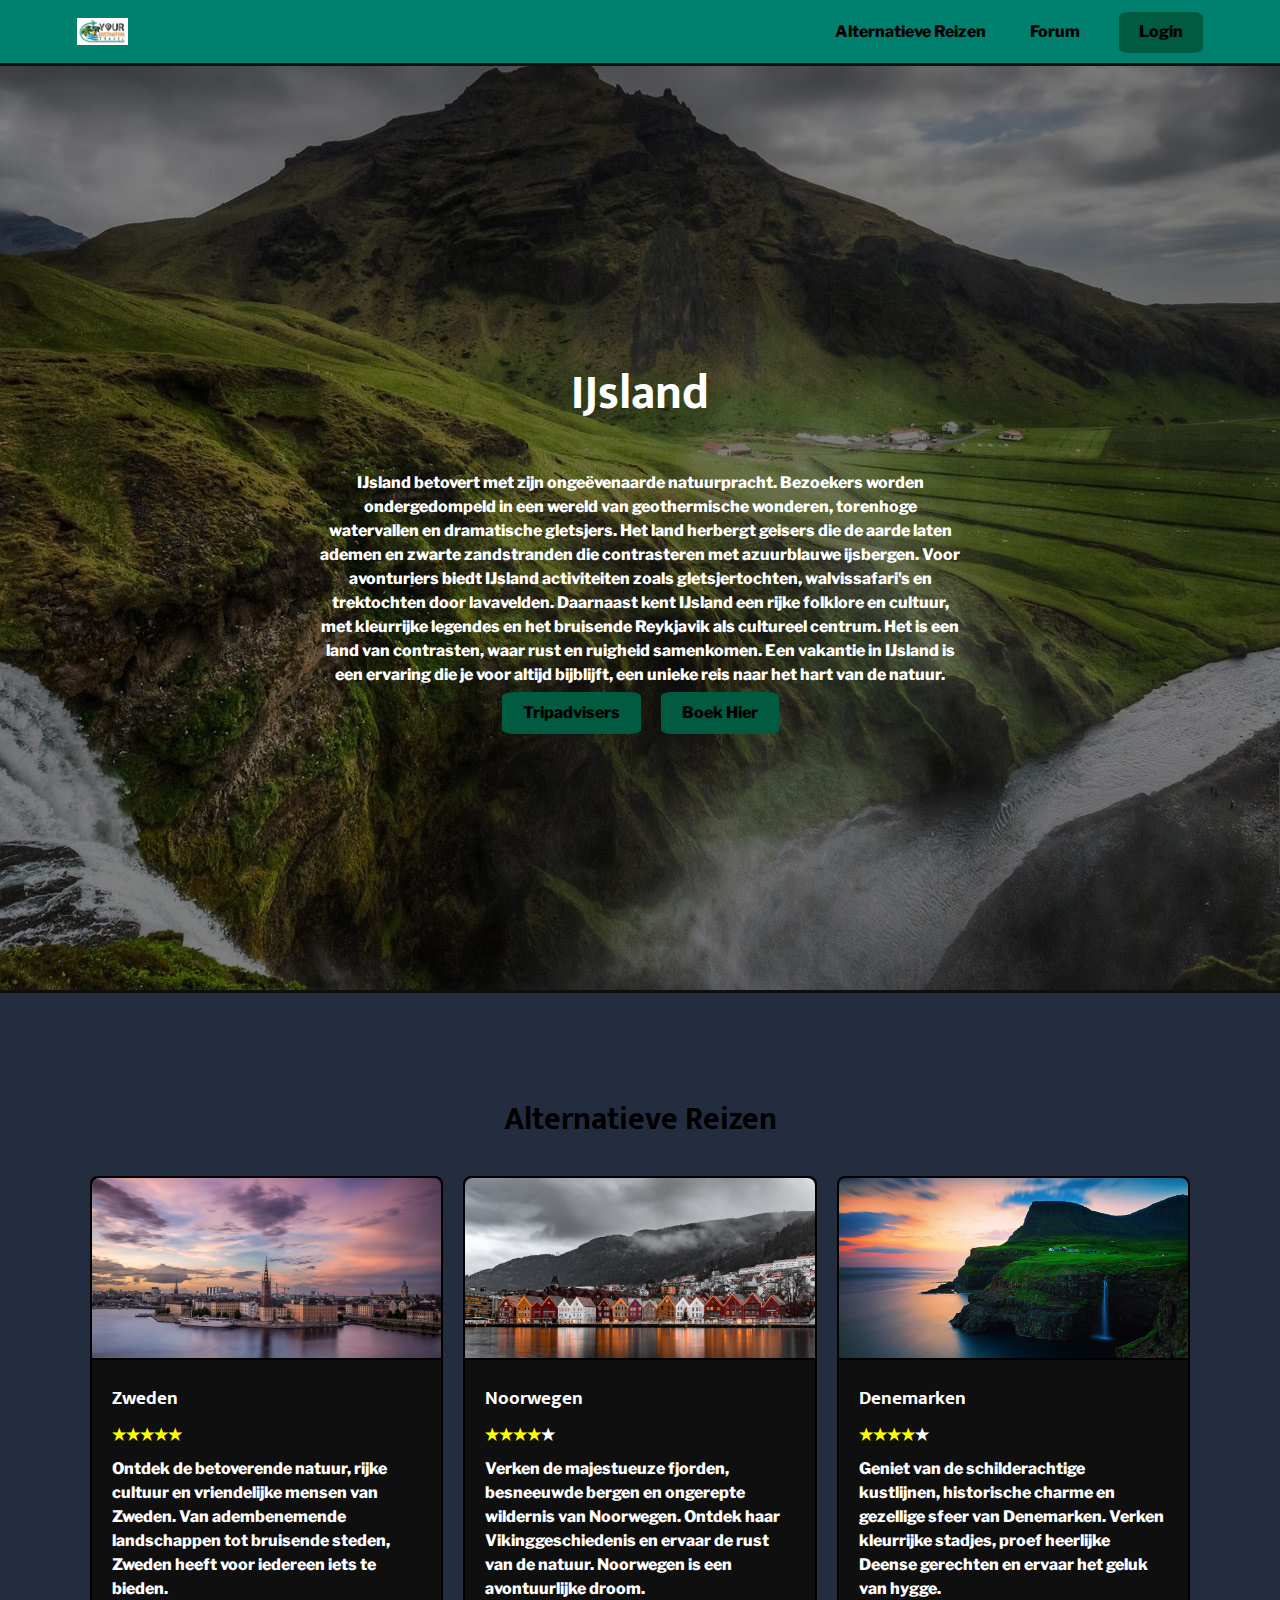
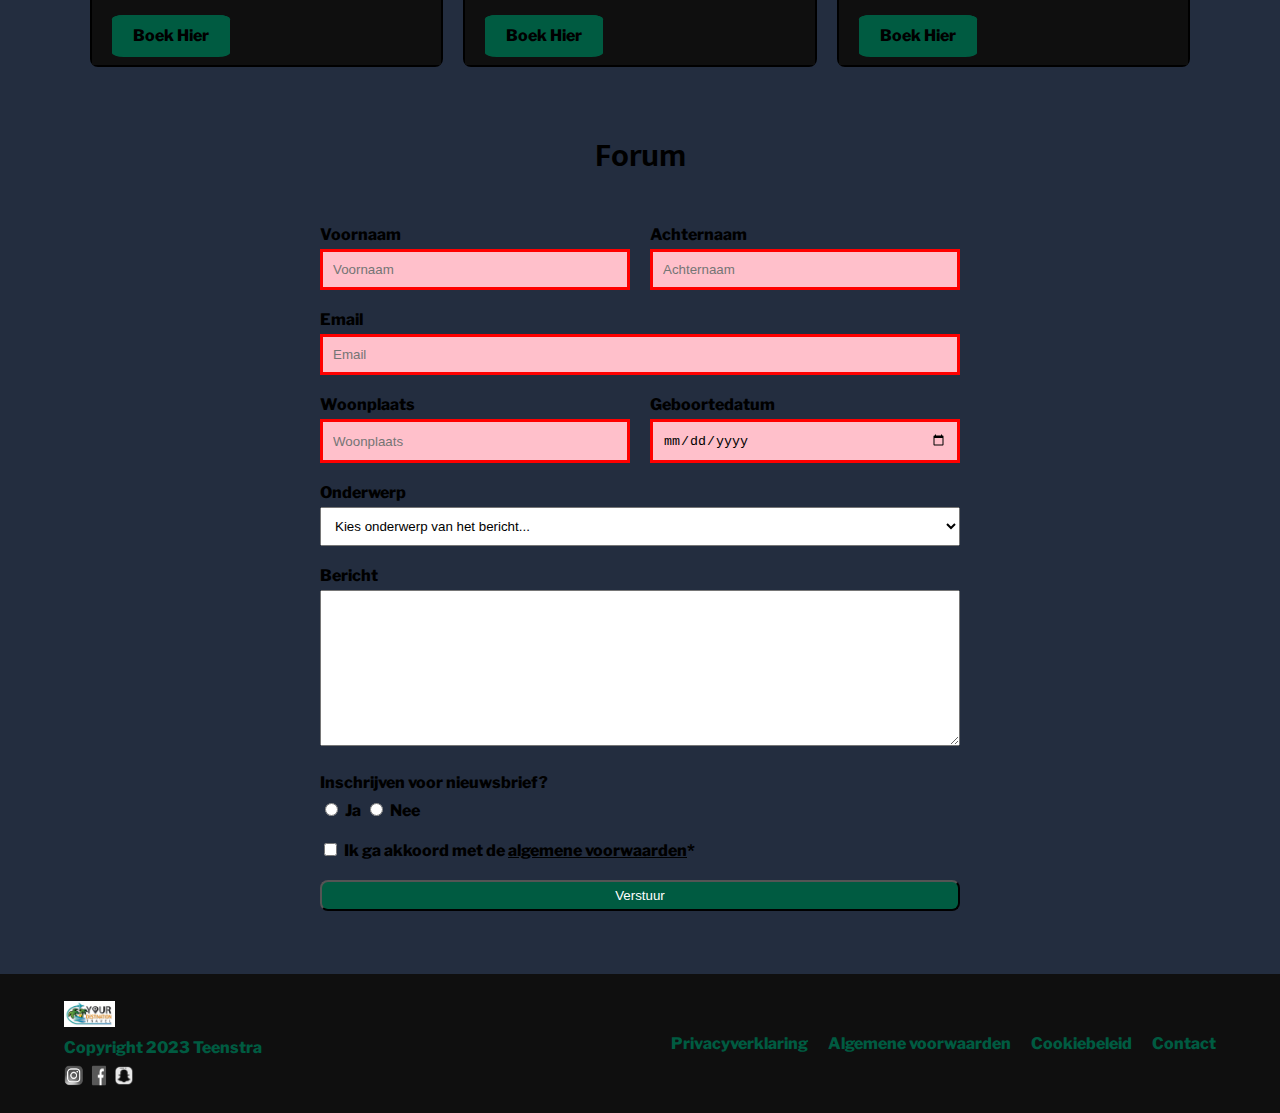
<file: index.html>
<!DOCTYPE html>
<html lang="en">

<head>
    <meta charset="UTF-8">
    <meta name="viewport" content="width=device-width, initial-scale=1.0">
    <link rel="stylesheet" href="css/styles.css">
    <title>frontend-eindopdracht</title>
</head>

<body>
    <div class="container">
        <nav>
            <img src="img/travel-agency.jpg" alt="logo" class="logo">
            <div id="nav-items">
                <a href="#sub-products">Alternatieve Reizen</a>
                <a href="#forum-container">Forum</a>
                <a href="#" id="heavy-nav-item">Login</a>
            </div>
        </nav>

        <header>
            <h1>IJsland</h1>
            <p>IJsland betovert met zijn ongeëvenaarde natuurpracht. Bezoekers worden ondergedompeld in een wereld van
                geothermische wonderen, torenhoge watervallen en dramatische gletsjers. Het land herbergt geisers die de
                aarde laten ademen en zwarte zandstranden die contrasteren met azuurblauwe ijsbergen. Voor avonturiers
                biedt IJsland activiteiten zoals gletsjertochten, walvissafari's en trektochten door lavavelden.
                Daarnaast kent IJsland een rijke folklore en cultuur, met kleurrijke legendes en het bruisende Reykjavik
                als cultureel centrum. Het is een land van contrasten, waar rust en ruigheid samenkomen. Een vakantie in
                IJsland is een ervaring die je voor altijd bijblijft, een unieke reis naar het hart van de natuur.</p>
            <div>
                <a href="https://www.google.com/?hl=nl" target="_blank">Tripadvisers</a>
                <a href="https://www.google.com/?hl=nl" target="_blank">Boek Hier</a>
            </div>
        </header>

        <main>
            <h2>Alternatieve Reizen</h2>

            <section id="sub-products">

                <section class="product-card">
                    <img src="img/sweden-landscape.jpg" alt="sweden landscape">
                    <div class="product-card-info-container">
                        <h3>Zweden</h3>
                        <div class="stars-container">
                            <p class="stars-color">★★★★★</p>
                        </div>
                        <p>Ontdek de betoverende natuur, rijke cultuur en vriendelijke mensen van Zweden. Van
                            adembenemende landschappen tot bruisende steden, Zweden heeft voor iedereen iets te bieden.
                        </p>
                        <div class="product-card-link">
                            <a href="https://www.google.com/?hl=nl" target="_blank">Boek Hier</a>
                        </div>
                    </div>
                </section>

                <section class="product-card">
                    <img src="img/norway-landscape.jpg" alt="norway landscape">
                    <div class="product-card-info-container">
                        <h3>Noorwegen</h3>
                        <div class="stars-container">
                            <p class="stars-color">★★★★</p>
                            <p>★</p>
                        </div>
                        <p>Verken de majestueuze fjorden, besneeuwde bergen en ongerepte wildernis van Noorwegen. Ontdek
                            haar Vikinggeschiedenis en ervaar de rust van de natuur. Noorwegen is een avontuurlijke
                            droom.</p>
                        <div class="product-card-link">
                            <a href="https://www.google.com/?hl=nl" target="_blank">Boek Hier</a>
                        </div>
                    </div>
                </section>

                <section class="product-card">
                    <img src="img/denmark-landscape.jpg" alt="denmark landscape">
                    <div class="product-card-info-container">
                        <h3>Denemarken</h3>
                        <div class="stars-container">
                            <p class="stars-color">★★★★</p>
                            <p>★</p>
                        </div>
                        <p>Geniet van de schilderachtige kustlijnen, historische charme en gezellige sfeer van
                            Denemarken. Verken kleurrijke stadjes, proef heerlijke Deense gerechten en ervaar het geluk
                            van hygge.</p>
                        <div class="product-card-link">
                            <a href="https://www.google.com/?hl=nl" target="_blank">Boek Hier</a>
                        </div>
                    </div>
                </section>

            </section>

            <form action="contact-bedankt.html">

                <div>
                    <h4>Forum</h4>
                </div>
                <section id="forum-container">
                    <div class="sub-forum-container">
                        <div class="info-container">
                            <label for="name">Voornaam</label>
                            <input type="text" name="name" id="name" placeholder="Voornaam" required>
                        </div>

                        <div class="info-container">
                            <label for="lastName">Achternaam</label>
                            <input type="text" name="name" id="lastName" placeholder="Achternaam" required>
                        </div>
                    </div>

                    <div class="info-container">
                        <label for="email">Email</label>
                        <input type="email" name="email" id="email" placeholder="Email" required>
                    </div>

                    <div class="sub-forum-container">
                        <div class="info-container">
                            <label for="city">Woonplaats</label>
                            <input type="text" name="city" id="city" placeholder="Woonplaats" required>
                        </div>

                        <div class="info-container">
                            <label for="birthdate">Geboortedatum</label>
                            <input type="date" name="birthdate" id="birthdate" required>
                        </div>
                    </div>

                    <div class="info-container">
                        <label for="send-to">Onderwerp</label>
                        <select name="send-to" id="send-to" required>
                            <option value="" disabled selected>Kies onderwerp van het bericht...</option>
                            <option value="0">Vraag</option>
                            <option value="1">Opmerking</option>
                            <option value="2">Klacht</option>
                        </select>
                    </div>

                    <div class="info-container">
                        <label for="question">Bericht</label>
                        <textarea name="question" id="question" cols="30" rows="10"></textarea>
                    </div>


                    <div>
                        <p>Inschrijven voor nieuwsbrief?</p>

                        <input type="radio" name="category" id="ja" value="ja">
                        <label for="ja">Ja</label>

                        <input type="radio" name="category" id="nee" value="nee">
                        <label for="nee">Nee</label>
                    </div>

                    <div>
                        <input type="checkbox" name="checkbox" id="checkbox" required>
                        <label for="checkbox">Ik ga akkoord met de <a href="#">algemene voorwaarden</a>*</label>
                    </div>

                    <div>
                        <button type="submit">Verstuur</button>
                    </div>
                </section>

            </form>

            <footer>
                <section id="footer-container">
                    <div id="footer-left-side">
                        <img src="img/travel-agency.jpg" alt="logo" class="logo">
                        <p>Copyright 2023 Teenstra</p>
                        <div id="footer-img-container">
                            <img src="img/instagram-logo.png" alt="logo">
                            <img src="img/facebook-logo.png" alt="logo">
                            <img src="img/snapchat-logo.png" alt="logo">
                        </div>
                    </div>
                    <div id="footer-link-container">
                        <a href="#">Privacyverklaring</a>
                        <a href="#">Algemene voorwaarden</a>
                        <a href="#">Cookiebeleid</a>
                        <a href="#">Contact</a>
                    </div>
                </section>
            </footer>


        </main>

    </div>
    <section id="chat-box">
        <p>Chat bot</p>
        <textarea name="question" id="question" cols="20" rows="4" placeholder="Hoe kan ik u helpen..."></textarea>
    </section>

</body>

</html>
</file>
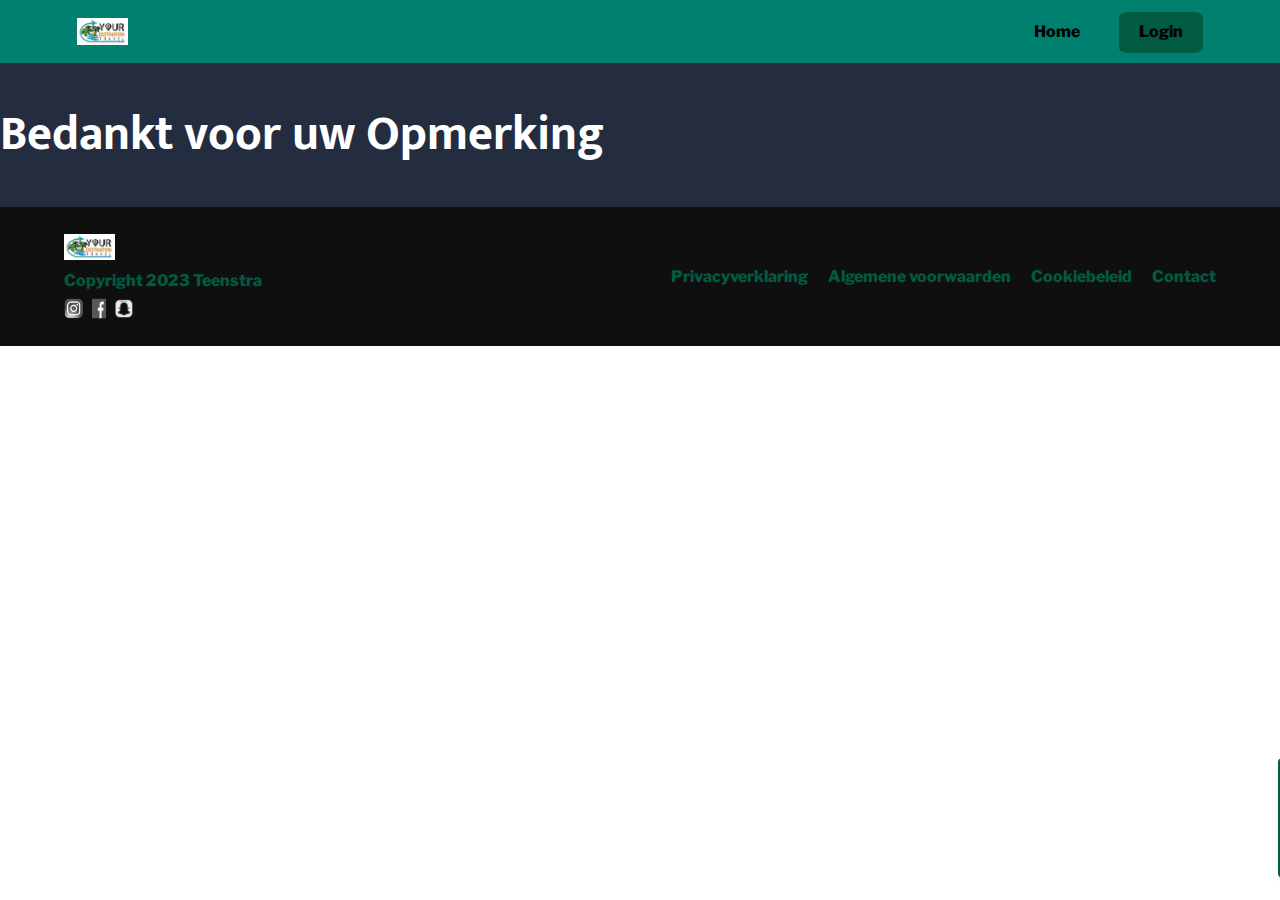
<file: contact-bedankt.html>
<!DOCTYPE html>
<html lang="en">

<head>
    <meta charset="UTF-8">
    <meta name="viewport" content="width=device-width, initial-scale=1.0">
    <link rel="stylesheet" href="css/styles.css">
    <title>frontend-eindopdracht</title>
</head>

<body>
    <div class="container">
        <nav>
            <img src="img/travel-agency.jpg" alt="logo" class="logo">
            <div id="nav-items">
                <a href="index.html">Home</a>
                <a href="#" id="heavy-nav-item">Login</a>
            </div>
        </nav>

        <section>
            <h1>Bedankt voor uw Opmerking</h1>
        </section>

            <footer>
                <section id="footer-container">
                    <div id="footer-left-side">
                        <img src="img/travel-agency.jpg" alt="logo" class="logo">
                        <p>Copyright 2023 Teenstra</p>
                        <div id="footer-img-container">
                            <img src="img/instagram-logo.png" alt="logo">
                            <img src="img/facebook-logo.png" alt="logo">
                            <img src="img/snapchat-logo.png" alt="logo">
                        </div>
                    </div>
                    <div id="footer-link-container">
                        <a href="#">Privacyverklaring</a>
                        <a href="#">Algemene voorwaarden</a>
                        <a href="#">Cookiebeleid</a>
                        <a href="#">Contact</a>
                    </div>
                </section>
            </footer>


        </main>

    </div>
    <section id="chat-box">
        <p>Chat bot</p>
        <textarea name="question" id="question" cols="20" rows="4" placeholder="Hoe kan ik u helpen..."></textarea>
    </section>

</body>

</html>
</file>
<file: css/styles.css>
@import url('https://fonts.googleapis.com/css2?family=Mukta:wght@500&display=swap');
@import url('https://fonts.googleapis.com/css2?family=Libre+Franklin:wght@100&family=Mukta:wght@500&display=swap');


html {
    scroll-behavior: smooth;
}

.container {
    margin: 0 auto;
    box-sizing: border-box;
    background-color: #232D3F;
}

body {
    margin: 0;
}

h1,
h2,
h3,
h4 {
    font-family: 'Mukta', sans-serif;
}

h3,
p {
    margin: 5px 0;
    line-height: 1.5;
}

p,
a,
label {
    font-family: 'Libre Franklin', sans-serif;
    font-weight: 800;
}

nav {
    display: flex;
    position: sticky;
    background-color: #008170;
    top: 0;
    justify-content: space-between;
    padding: 2vh 6vw;
    align-items: center;
}

#heavy-nav-item {
    background-color: #005B41;
    border-radius: 12%;
    margin-left: 1.2vw
}

nav div a {
    padding: 10px 20px;
    text-decoration: none;
    color: #000000;
    transition: border-bottom 0.8s, color 0.5s ease;
}

nav a {
    transition: border-bottom 0.8s, color 0.5s ease;
    border-bottom: 2px solid transparent;
}

nav a:hover {
    color: #232D3F;
    border-bottom: #232D3F 2px solid;
}

.logo {
    width: 4vw;
}

header {
    display: flex;
    flex-direction: column;
    text-align: center;
    padding: 20% 25%;
    background-image: linear-gradient(rgba(0, 0, 0, 0.5),
            rgba(0, 0, 0, 0.5)),
        url(../img/iceland-landscape.jpg);
    background-repeat: no-repeat;
    background-position: center;
    border-bottom: solid 3px #0F0F0F;
    border-top: solid 3px #0F0F0F;
}

h1 {
    font-size: 3rem;
    color: #FFFFFF;
}

header div {
    display: flex;
    flex-direction: row;
    justify-content: center;
    gap: 20px;
}

header p {
    color: #FFFFFF;
}

header div a {
    text-decoration: none;
    background-color: #005B41;
    color: #000000;
    padding: 10px 20px;
    border: solid 1px #005B41;
    border-radius: 10%;
    transition: border-bottom 0.8s, color 0.5s ease;
    border-bottom: 2px solid transparent;
}

header div a:hover {
    color: #232D3F;
    border-bottom: solid 2px #232D3F;
}

h2 {
    text-align: center;
    margin: 100px 0 30px 0;
    font-size: 2rem;
}

#sub-products {
    display: flex;
    gap: 20px;
    margin: 0 7vw 7vh 7vw;
    color: #FFFFFF;

}

#sub-products a {
    text-decoration: none;
    color: #000000;
    background-color: #005B41;
    padding: 10px 20px;
    border: solid 1px #005B41;
    border-radius: 10%;
    transition: border-bottom 0.8s, color 0.5s ease;
    border-bottom: 2px solid transparent;
    &:hover {
        color: #232D3F;
        border-bottom: #232D3F 2px solid;
        transition: border-bottom 0.8s, color 0.5s ease;    
    }
}

.product-card {
    display: flex;
    flex-direction: column;
    border: 2px solid #000000;
    border-radius: 8px;
    flex: 1;
    justify-content: space-between;
}

.stars-container {
    padding: 0;
    display: flex;
    flex-direction: row;
}

.stars-color {
    color: yellow;
}

.product-card img {
    width: 100%;
    border-bottom: 2px solid #000000;
    height: 20vh;
    border-top-left-radius: 8px;
    border-top-right-radius: 8px;
    object-fit: cover;
    object-position: center;
    transition: ease 1s;
    &:hover {
        transform: scale(1.2);
    }
}

.product-card-info-container {
    display: flex;
    flex-direction: column;
    padding: 20px;
    background-color: #0F0F0F;
}

.product-card-link {
    margin-top: 20px;
}

h4 {
    text-align: center;
    font-size: 2rem;
}

#forum-container {
    display: flex;
    flex-direction: column;
    gap: 20px;
    margin: 0 25vw 7vh 25vw;
}

#forum-container a {
    color: #000000;
}

#forum-container a:hover {
    color: #0F0F0F;
}


.info-container {
    display: flex;
    flex-direction: column;
    width: 100%;
    gap: 5px;
}

.sub-forum-container {
    display: flex;
    flex-direction: row;
    gap: 20px;
    justify-content: space-between;
}

input:invalid {
    border: 3px solid red;
    background-color:pink;
}
input:valid {
    border: 3px solid green;
    background-color:lightgreen;
}

input,
select {
    flex: 2;
    padding: 10px;
}

button {
    width: 100%;
    padding: 6px;
    border-radius: 8px;
    background-color: #005B41;
    color: #FFFFFF;
    cursor: pointer;
}

button:hover {
    background-color: #008170;
}

#footer-container {
    display: flex;
    flex-direction: row;
    padding: 3vh 5vw;
    background-color: #0F0F0F;
    color: #FFFFFF;
}

#footer-img-container {
    display: flex;
    flex-direction: row;
    gap: 5px;
}

#footer-left-side {
    flex: 1;
    color: #005B41;
}

#footer-img-container img {
    width: 20px;
    cursor: pointer;
    filter: grayscale(100%);
}

#footer-link-container {
    display: flex;
    flex-direction: row;
    justify-content: flex-end;
    align-items: center;
    gap: 20px;
    flex: 2;
}

#footer-link-container a {
    text-decoration: none;
    color: #005B41;
}

#chat-box {
    padding: 10px;
    position: fixed;
    bottom: 20px;
    right: -200px;
    background-color: #005B41;
    border-radius: 5%;
    animation: slidein 5s normal 4s forwards;
    transition: ease 1s;
    box-shadow: 5px 5px 5px rgba(0, 0, 0, 0.5);
    &:hover {
        transform: scale(1.2);
    }
}

@keyframes slidein {
    from {
        right: -200px;
    }

    to {
        right: 20px;
    }
}



@media (max-width: 800px) {

    nav,
    #sub-products,
    .sub-forum-container,
    #footer-link-container,
    #footer-container {
        flex-direction: column;
    }

    #nav-items {
        display: flex;
        flex-direction: column;
        gap: 5px;
        text-align: center;
    }

    #footer-left-side,
    #footer-img-container {
        text-align: center;
        justify-content: center;
    }

    #heavy-nav-item {
        margin-left: 0;
    }

    #chat-box {
        padding: 5px;
        bottom: 10px;
        right: 10px;
    }

    .logo {
        display: none;
    }
}

@media (max-width: 488px) {

    #sub-products,
    #forum-container {
        margin: 0 10px 100px 10px;
    }

    header {
        padding: 25% 10%;
    }
}
</file>
